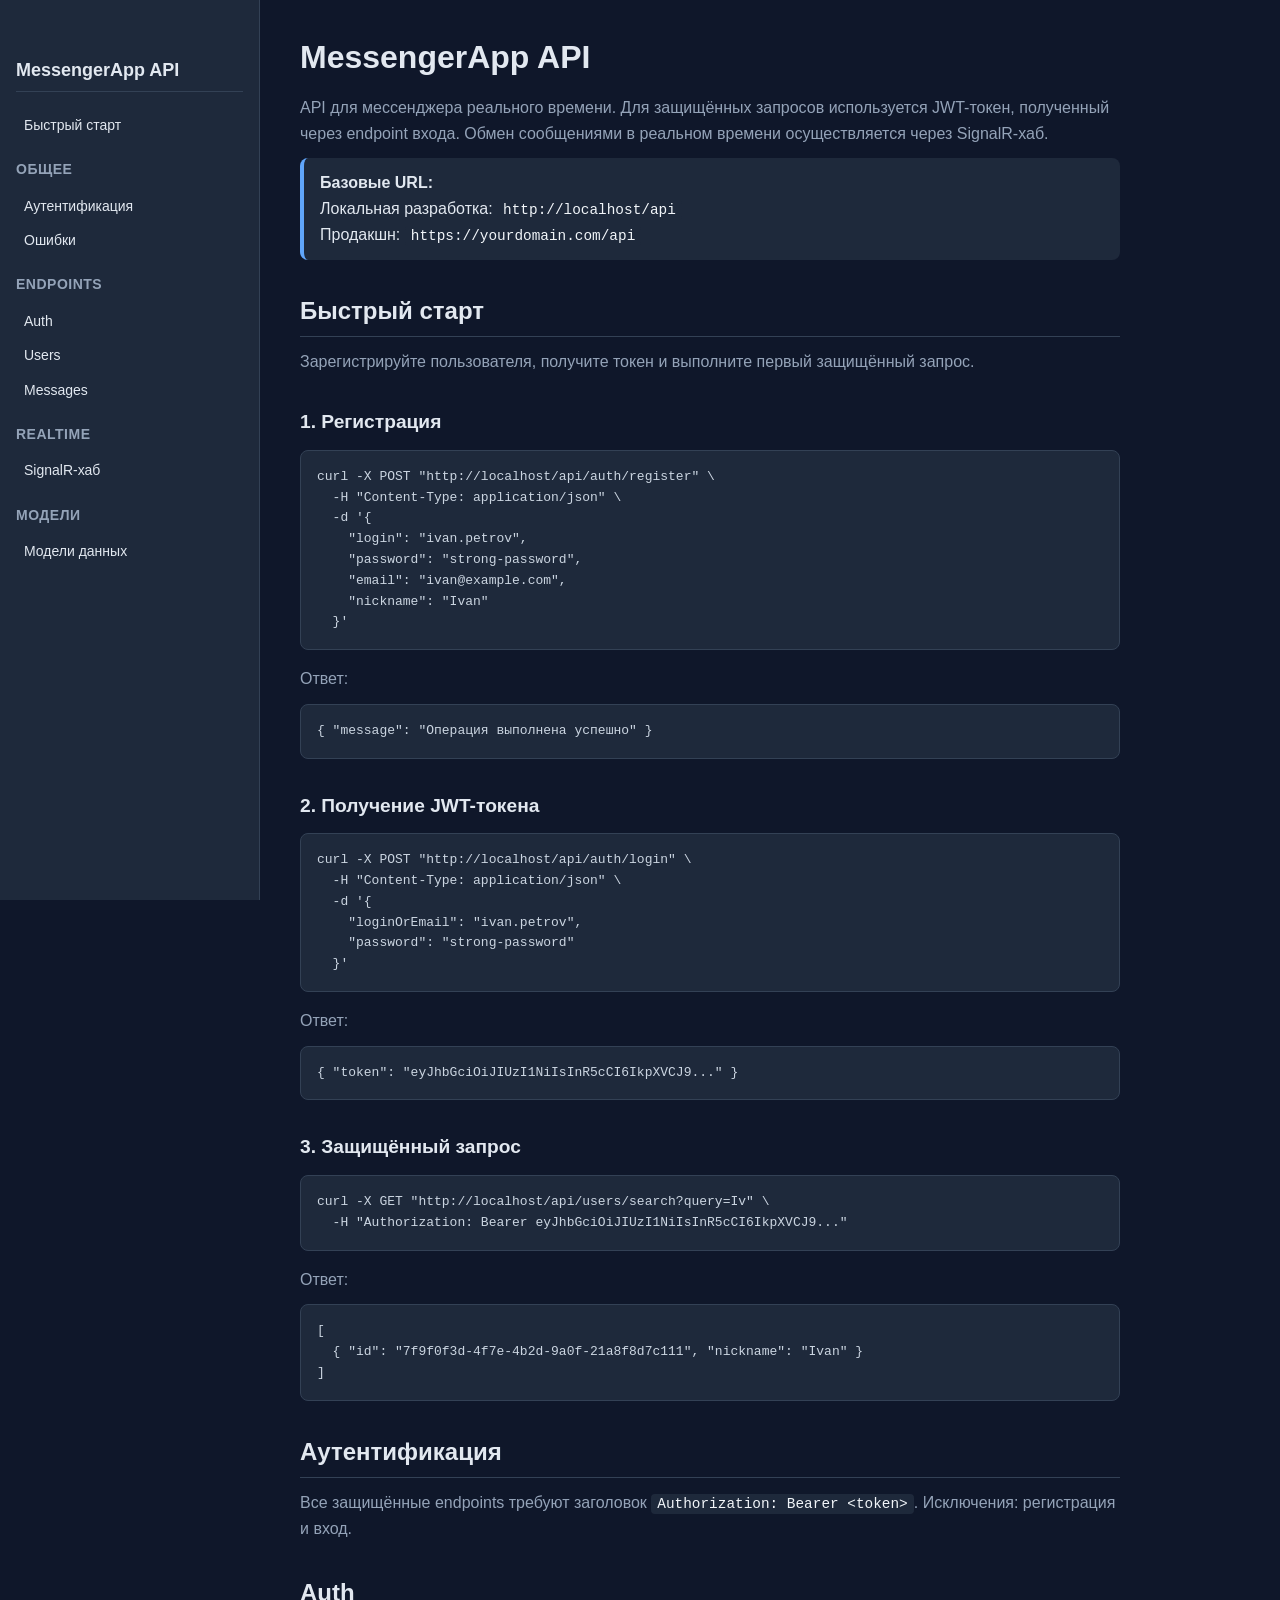
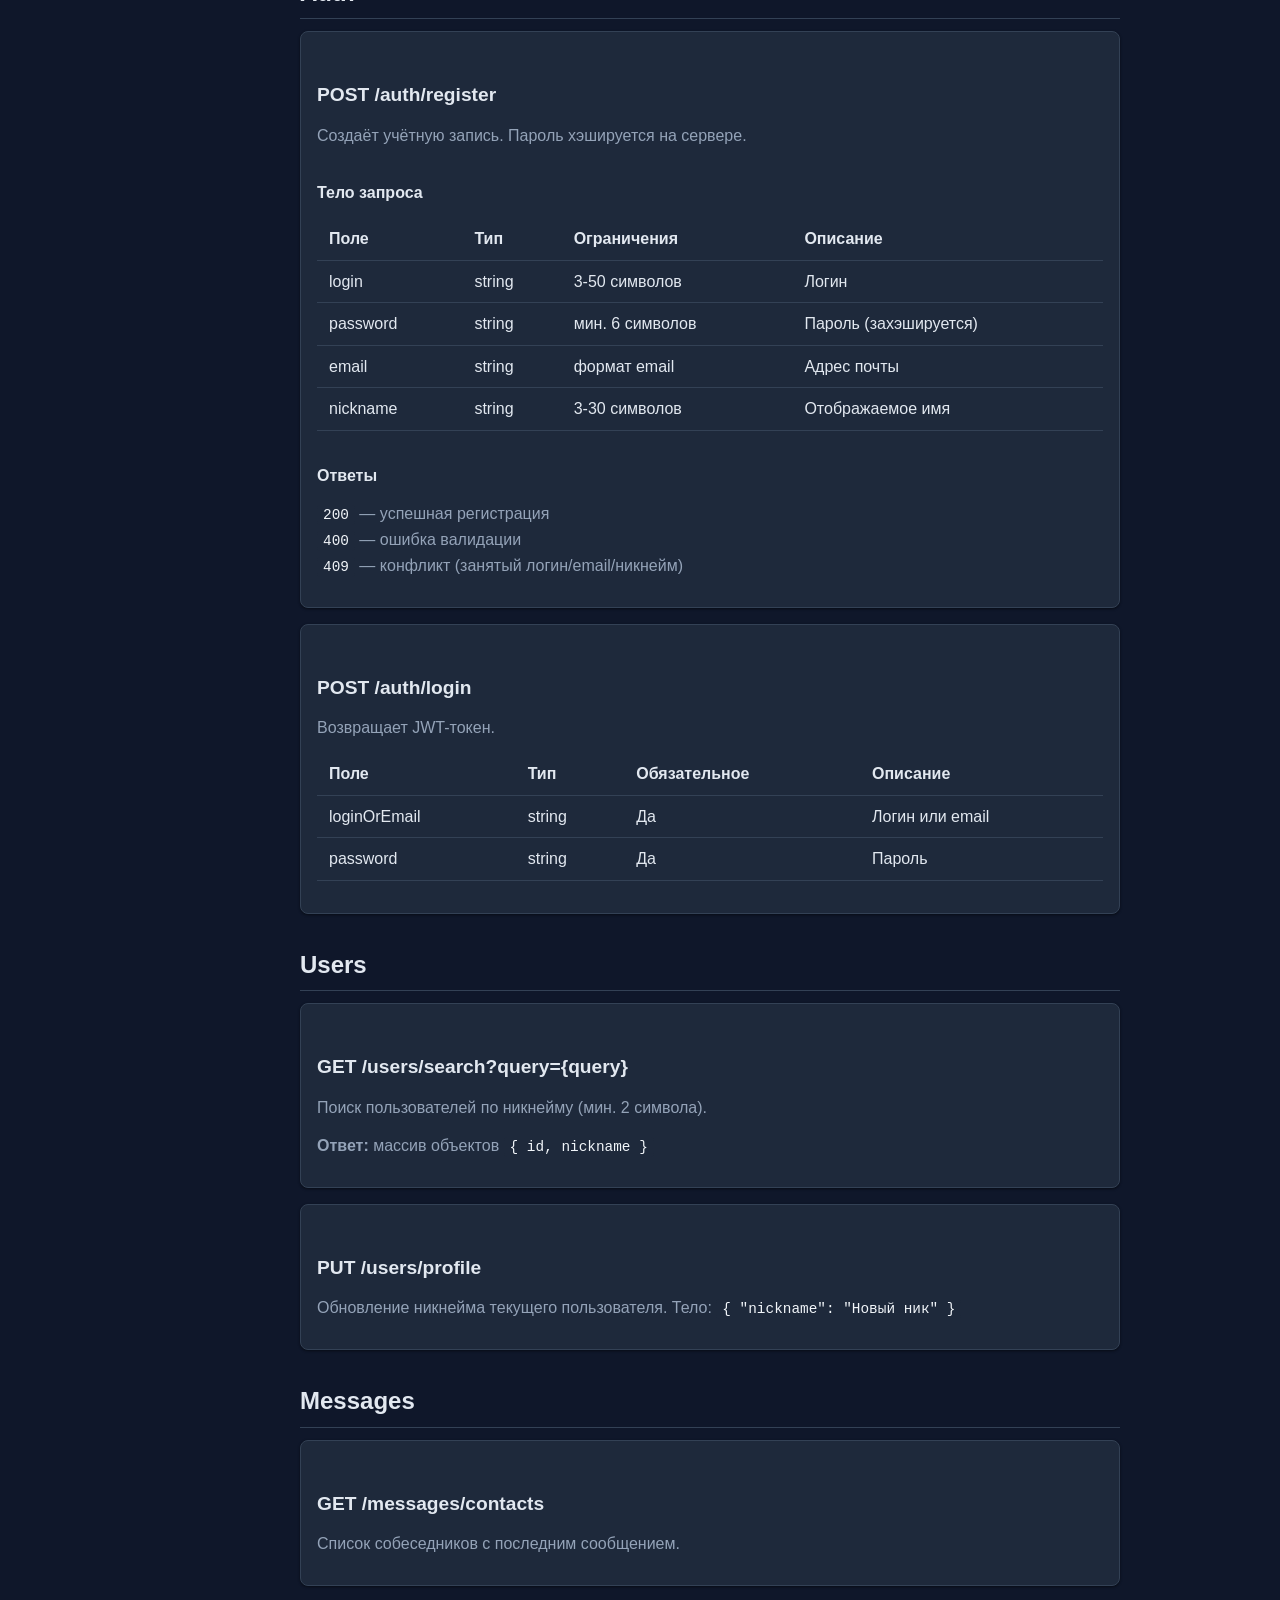
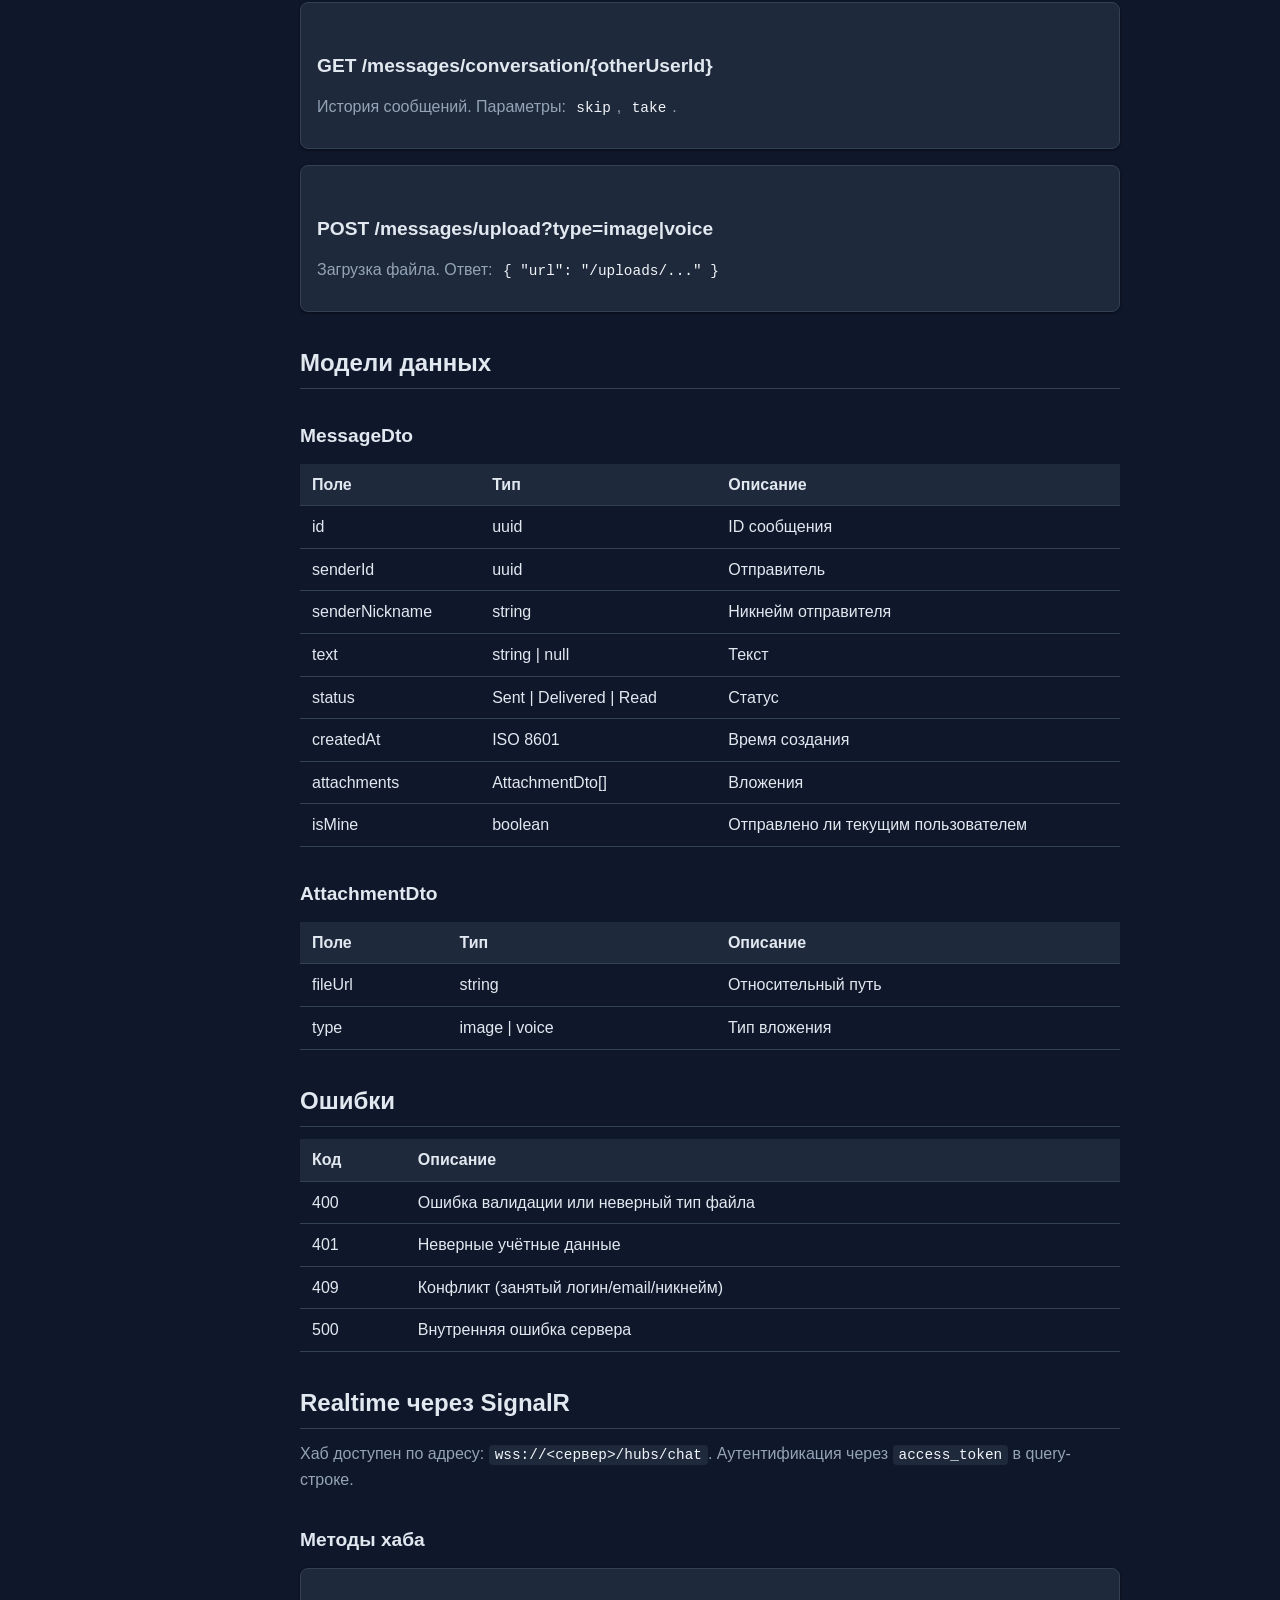
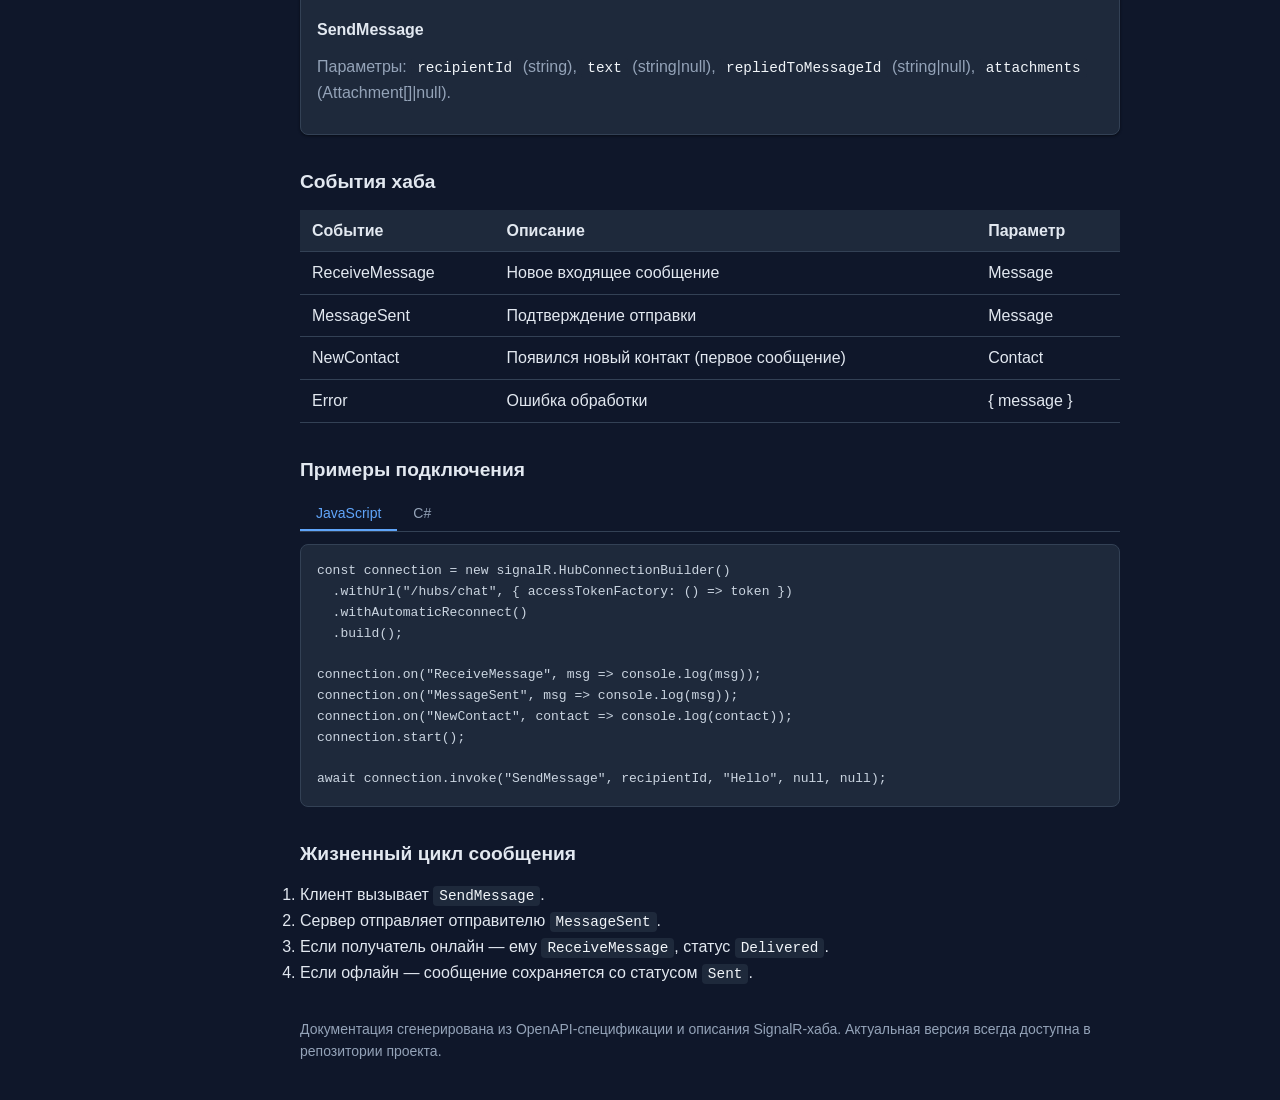
<file: Docs/index.html>
<!DOCTYPE html>
<html lang="ru">
<head>
  <meta charset="UTF-8">
  <meta name="viewport" content="width=device-width, initial-scale=1.0, viewport-fit=cover">
  <title>Документация MessengerApp API</title>
  <style>
    :root {
      --bg: #0f172a;
      --surface: #1e293b;
      --primary: #60a5fa;
      --primary-hover: #3b82f6;
      --text: #e2e8f0;
      --text-secondary: #94a3b8;
      --border: #334155;
      --code-bg: #1e293b;
      --shadow: 0 1px 3px rgba(0,0,0,0.3), 0 1px 2px rgba(0,0,0,0.2);
      --radius: 8px;
      --sidebar-width: 260px;
    }

    
    * { margin: 0; padding: 0; box-sizing: border-box; }

    body {
      font-family: 'Inter', -apple-system, BlinkMacSystemFont, 'Segoe UI', Roboto, sans-serif;
      background: var(--bg);
      color: var(--text);
      line-height: 1.6;
      display: flex;
      min-height: 100vh;
    }

    /* Sidebar */
    .sidebar {
      width: var(--sidebar-width);
      background: var(--surface);
      border-right: 1px solid var(--border);
      padding: 24px 16px;
      position: sticky;
      top: 0;
      height: 100vh;
      overflow-y: auto;
      flex-shrink: 0;
    }

    .sidebar h3 {
      font-size: 14px;
      text-transform: uppercase;
      letter-spacing: 0.5px;
      color: var(--text-secondary);
      margin: 16px 0 8px;
    }

    .sidebar a {
      display: block;
      padding: 6px 8px;
      border-radius: 4px;
      color: var(--text);
      text-decoration: none;
      font-size: 14px;
      transition: background 0.15s;
    }

    .sidebar a:hover {
      background: var(--code-bg);
    }

    /* Main content */
    .main {
      flex: 1;
      padding: 32px 40px;
      max-width: 900px;
    }

    h1, h2, h3, h4 {
      color: var(--text);
      margin-top: 32px;
      margin-bottom: 12px;
      font-weight: 600;
    }

    h1 { font-size: 2em; margin-top: 0; }
    h2 { font-size: 1.5em; border-bottom: 1px solid var(--border); padding-bottom: 6px; }
    h3 { font-size: 1.2em; }

    p {
      margin-bottom: 12px;
      color: var(--text-secondary);
    }

    code {
      background: var(--code-bg);
      padding: 2px 6px;
      border-radius: 4px;
      font-family: 'JetBrains Mono', 'Fira Code', monospace;
      font-size: 0.9em;
      color: #f1f5f9;
    }

    pre {
      background: var(--code-bg);
      padding: 16px;
      border-radius: var(--radius);
      overflow-x: auto;
      margin-bottom: 16px;
      border: 1px solid var(--border);
    }

    pre code {
      background: none;
      padding: 0;
      font-size: 13px;
      color: #cbd5e1;
    }

    .card {
      background: var(--surface);
      border: 1px solid var(--border);
      border-radius: var(--radius);
      padding: 16px;
      margin-bottom: 16px;
      box-shadow: var(--shadow);
    }

    .callout {
      background: #1e293b;
      border-left: 4px solid var(--primary);
      padding: 12px 16px;
      border-radius: var(--radius);
      margin-bottom: 16px;
    }

    table {
      width: 100%;
      border-collapse: collapse;
      margin-bottom: 16px;
    }

    th, td {
      padding: 8px 12px;
      text-align: left;
      border-bottom: 1px solid var(--border);
    }

    th {
      background: var(--code-bg);
      font-weight: 600;
      color: var(--text);
    }

    .tab-buttons {
      display: flex;
      border-bottom: 1px solid var(--border);
      margin-bottom: 12px;
    }

    .tab-btn {
      background: none;
      border: none;
      padding: 8px 16px;
      font-size: 14px;
      cursor: pointer;
      color: var(--text-secondary);
      border-bottom: 2px solid transparent;
      transition: 0.15s;
    }

    .tab-btn.active {
      color: var(--primary);
      border-bottom-color: var(--primary);
    }

    .tab-pane {
      display: none;
    }

    .tab-pane.active {
      display: block;
    }

    @media (max-width: 768px) {
      body {
        flex-direction: column;
      }
      .sidebar {
        width: 100%;
        height: auto;
        position: relative;
        border-right: none;
        border-bottom: 1px solid var(--border);
        padding: 16px;
      }
      .main {
        padding: 20px;
      }
    }
  </style>
</head>
<body>
  <nav class="sidebar">
    <h2 style="font-size:18px; margin-bottom:16px; color: var(--text);">MessengerApp API</h2>
    <a href="#быстрый-старт">Быстрый старт</a>
    <h3>Общее</h3>
    <a href="#аутентификация">Аутентификация</a>
    <a href="#ошибки">Ошибки</a>
    <h3>Endpoints</h3>
    <a href="#auth">Auth</a>
    <a href="#users">Users</a>
    <a href="#messages">Messages</a>
    <h3>Realtime</h3>
    <a href="#signalr">SignalR-хаб</a>
    <h3>Модели</h3>
    <a href="#модели-данных">Модели данных</a>
  </nav>

  <main class="main">
    <h1>MessengerApp API</h1>
    <p>API для мессенджера реального времени. Для защищённых запросов используется JWT-токен, полученный через endpoint входа. Обмен сообщениями в реальном времени осуществляется через SignalR-хаб.</p>

    <div class="callout">
      <strong>Базовые URL:</strong><br>
      Локальная разработка: <code>http://localhost/api</code><br>
      Продакшн: <code>https://yourdomain.com/api</code>
    </div>

    <!-- Быстрый старт -->
    <h2 id="быстрый-старт">Быстрый старт</h2>
    <p>Зарегистрируйте пользователя, получите токен и выполните первый защищённый запрос.</p>

    <h3>1. Регистрация</h3>
    <pre><code>curl -X POST "http://localhost/api/auth/register" \
  -H "Content-Type: application/json" \
  -d '{
    "login": "ivan.petrov",
    "password": "strong-password",
    "email": "ivan@example.com",
    "nickname": "Ivan"
  }'</code></pre>
    <p>Ответ:</p>
    <pre><code>{ "message": "Операция выполнена успешно" }</code></pre>

    <h3>2. Получение JWT-токена</h3>
    <pre><code>curl -X POST "http://localhost/api/auth/login" \
  -H "Content-Type: application/json" \
  -d '{
    "loginOrEmail": "ivan.petrov",
    "password": "strong-password"
  }'</code></pre>
    <p>Ответ:</p>
    <pre><code>{ "token": "eyJhbGciOiJIUzI1NiIsInR5cCI6IkpXVCJ9..." }</code></pre>

    <h3>3. Защищённый запрос</h3>
    <pre><code>curl -X GET "http://localhost/api/users/search?query=Iv" \
  -H "Authorization: Bearer eyJhbGciOiJIUzI1NiIsInR5cCI6IkpXVCJ9..."</code></pre>
    <p>Ответ:</p>
    <pre><code>[
  { "id": "7f9f0f3d-4f7e-4b2d-9a0f-21a8f8d7c111", "nickname": "Ivan" }
]</code></pre>

    <!-- Аутентификация -->
    <h2 id="аутентификация">Аутентификация</h2>
    <p>Все защищённые endpoints требуют заголовок <code>Authorization: Bearer &lt;token&gt;</code>. Исключения: регистрация и вход.</p>

    <!-- Auth Endpoints -->
    <h2 id="auth">Auth</h2>
    <div class="card">
      <h3>POST /auth/register</h3>
      <p>Создаёт учётную запись. Пароль хэшируется на сервере.</p>
      <h4>Тело запроса</h4>
      <table>
        <tr><th>Поле</th><th>Тип</th><th>Ограничения</th><th>Описание</th></tr>
        <tr><td>login</td><td>string</td><td>3-50 символов</td><td>Логин</td></tr>
        <tr><td>password</td><td>string</td><td>мин. 6 символов</td><td>Пароль (захэшируется)</td></tr>
        <tr><td>email</td><td>string</td><td>формат email</td><td>Адрес почты</td></tr>
        <tr><td>nickname</td><td>string</td><td>3-30 символов</td><td>Отображаемое имя</td></tr>
      </table>
      <h4>Ответы</h4>
      <p><code>200</code> — успешная регистрация<br>
         <code>400</code> — ошибка валидации<br>
         <code>409</code> — конфликт (занятый логин/email/никнейм)</p>
    </div>

    <div class="card">
      <h3>POST /auth/login</h3>
      <p>Возвращает JWT-токен.</p>
      <table>
        <tr><th>Поле</th><th>Тип</th><th>Обязательное</th><th>Описание</th></tr>
        <tr><td>loginOrEmail</td><td>string</td><td>Да</td><td>Логин или email</td></tr>
        <tr><td>password</td><td>string</td><td>Да</td><td>Пароль</td></tr>
      </table>
    </div>

    <!-- Users Endpoints -->
    <h2 id="users">Users</h2>
    <div class="card">
      <h3>GET /users/search?query={query}</h3>
      <p>Поиск пользователей по никнейму (мин. 2 символа).</p>
      <p><strong>Ответ:</strong> массив объектов <code>{ id, nickname }</code></p>
    </div>

    <div class="card">
      <h3>PUT /users/profile</h3>
      <p>Обновление никнейма текущего пользователя. Тело: <code>{ "nickname": "Новый ник" }</code></p>
    </div>

    <!-- Messages Endpoints -->
    <h2 id="messages">Messages</h2>
    <div class="card">
      <h3>GET /messages/contacts</h3>
      <p>Список собеседников с последним сообщением.</p>
    </div>

    <div class="card">
      <h3>GET /messages/conversation/{otherUserId}</h3>
      <p>История сообщений. Параметры: <code>skip</code>, <code>take</code>.</p>
    </div>

    <div class="card">
      <h3>POST /messages/upload?type=image|voice</h3>
      <p>Загрузка файла. Ответ: <code>{ "url": "/uploads/..." }</code></p>
    </div>

    <!-- Модели данных -->
    <h2 id="модели-данных">Модели данных</h2>
    <h3>MessageDto</h3>
    <table>
      <tr><th>Поле</th><th>Тип</th><th>Описание</th></tr>
      <tr><td>id</td><td>uuid</td><td>ID сообщения</td></tr>
      <tr><td>senderId</td><td>uuid</td><td>Отправитель</td></tr>
      <tr><td>senderNickname</td><td>string</td><td>Никнейм отправителя</td></tr>
      <tr><td>text</td><td>string | null</td><td>Текст</td></tr>
      <tr><td>status</td><td>Sent | Delivered | Read</td><td>Статус</td></tr>
      <tr><td>createdAt</td><td>ISO 8601</td><td>Время создания</td></tr>
      <tr><td>attachments</td><td>AttachmentDto[]</td><td>Вложения</td></tr>
      <tr><td>isMine</td><td>boolean</td><td>Отправлено ли текущим пользователем</td></tr>
    </table>

    <h3>AttachmentDto</h3>
    <table>
      <tr><th>Поле</th><th>Тип</th><th>Описание</th></tr>
      <tr><td>fileUrl</td><td>string</td><td>Относительный путь</td></tr>
      <tr><td>type</td><td>image | voice</td><td>Тип вложения</td></tr>
    </table>

    <!-- Ошибки -->
    <h2 id="ошибки">Ошибки</h2>
    <table>
      <tr><th>Код</th><th>Описание</th></tr>
      <tr><td>400</td><td>Ошибка валидации или неверный тип файла</td></tr>
      <tr><td>401</td><td>Неверные учётные данные</td></tr>
      <tr><td>409</td><td>Конфликт (занятый логин/email/никнейм)</td></tr>
      <tr><td>500</td><td>Внутренняя ошибка сервера</td></tr>
    </table>

    <!-- SignalR -->
    <h2 id="signalr">Realtime через SignalR</h2>
    <p>Хаб доступен по адресу: <code>wss://&lt;сервер&gt;/hubs/chat</code>. Аутентификация через <code>access_token</code> в query-строке.</p>

    <h3>Методы хаба</h3>
    <div class="card">
      <h4>SendMessage</h4>
      <p>Параметры: <code>recipientId</code> (string), <code>text</code> (string|null), <code>repliedToMessageId</code> (string|null), <code>attachments</code> (Attachment[]|null).</p>
    </div>

    <h3>События хаба</h3>
    <table>
      <tr><th>Событие</th><th>Описание</th><th>Параметр</th></tr>
      <tr><td>ReceiveMessage</td><td>Новое входящее сообщение</td><td>Message</td></tr>
      <tr><td>MessageSent</td><td>Подтверждение отправки</td><td>Message</td></tr>
      <tr><td>NewContact</td><td>Появился новый контакт (первое сообщение)</td><td>Contact</td></tr>
      <tr><td>Error</td><td>Ошибка обработки</td><td>{ message }</td></tr>
    </table>

    <h3>Примеры подключения</h3>
    <div class="tab-buttons">
      <button class="tab-btn active" onclick="switchTab(event, 'js')">JavaScript</button>
      <button class="tab-btn" onclick="switchTab(event, 'cs')">C#</button>
    </div>
    <div class="tab-pane active" id="js">
      <pre><code>const connection = new signalR.HubConnectionBuilder()
  .withUrl("/hubs/chat", { accessTokenFactory: () => token })
  .withAutomaticReconnect()
  .build();

connection.on("ReceiveMessage", msg => console.log(msg));
connection.on("MessageSent", msg => console.log(msg));
connection.on("NewContact", contact => console.log(contact));
connection.start();

await connection.invoke("SendMessage", recipientId, "Hello", null, null);</code></pre>
    </div>
    <div class="tab-pane" id="cs">
      <pre><code>var connection = new HubConnectionBuilder()
  .WithUrl("https://server/hubs/chat", options => {
      options.AccessTokenProvider = () => Task.FromResult(token);
  })
  .Build();

connection.On&lt;MessageDto&gt;("ReceiveMessage", msg => {});
connection.On&lt;MessageDto&gt;("MessageSent", msg => {});
await connection.StartAsync();

await connection.InvokeAsync("SendMessage", recipientId, "Hello", null, null);</code></pre>
    </div>

    <h3>Жизненный цикл сообщения</h3>
    <ol>
      <li>Клиент вызывает <code>SendMessage</code>.</li>
      <li>Сервер отправляет отправителю <code>MessageSent</code>.</li>
      <li>Если получатель онлайн — ему <code>ReceiveMessage</code>, статус <code>Delivered</code>.</li>
      <li>Если офлайн — сообщение сохраняется со статусом <code>Sent</code>.</li>
    </ol>

    <p style="margin-top:32px; color: var(--text-secondary); font-size: 14px;">
      Документация сгенерирована из OpenAPI-спецификации и описания SignalR-хаба. Актуальная версия всегда доступна в репозитории проекта.
    </p>
  </main>

  <script>
    function switchTab(event, tabId) {
      document.querySelectorAll('.tab-btn').forEach(btn => btn.classList.remove('active'));
      document.querySelectorAll('.tab-pane').forEach(pane => pane.classList.remove('active'));
      event.currentTarget.classList.add('active');
      document.getElementById(tabId).classList.add('active');
    }
  </script>
</body>
</html>
</file>
